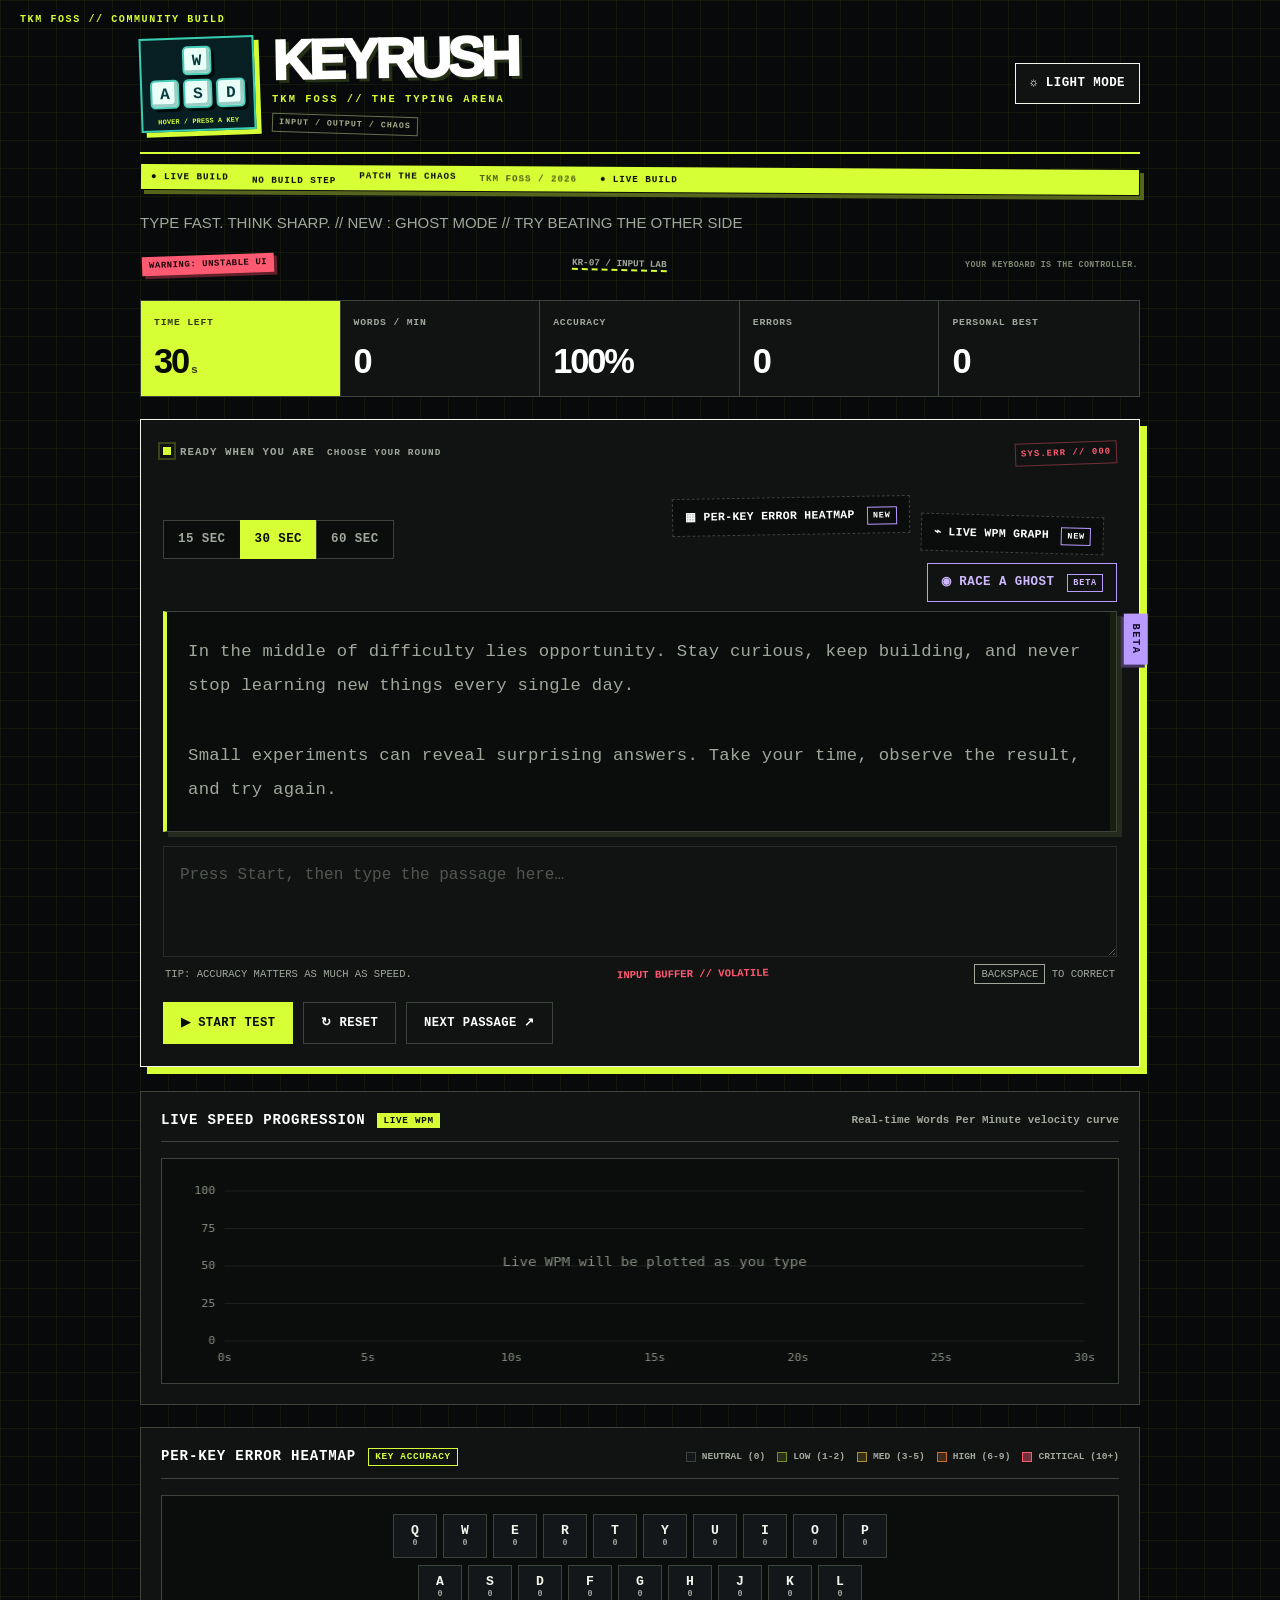
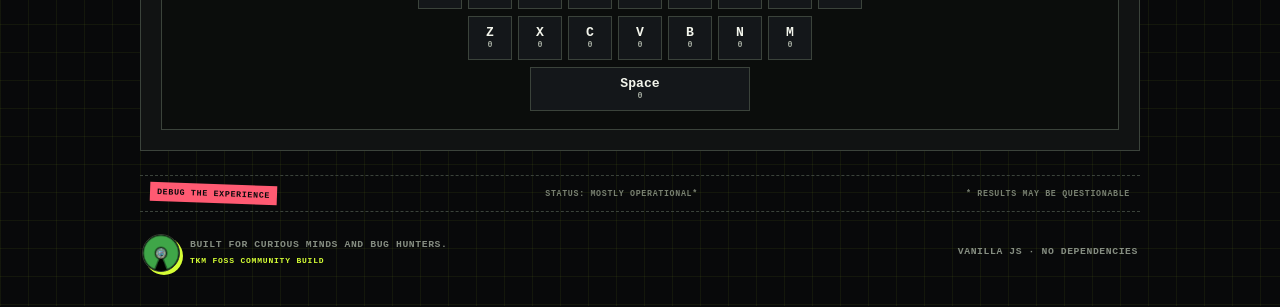
<file: index.html>
<!DOCTYPE html>
<html lang="en">
<head>
  <meta charset="UTF-8" />
  <meta name="viewport" content="width=device-width, initial-scale=1.0" />
  <meta name="description" content="KeyRush: a cyber-brutalist typing test and bug-fixing challenge by TKM FOSS community builders." />
  <meta name="theme-color" content="#08090a" />
  <title>KeyRush — Typing Speed Test</title>
  <link rel="icon" type="image/png" sizes="64x64" href="assets/keyrush-wasd-favicon.png" />
  <link rel="apple-touch-icon" href="assets/keyrush-wasd-favicon.png" />
  <link rel="stylesheet" href="style.css" />
</head>
<body>
  <main class="container">
    <header class="topbar">
      <div class="brand">
        <div class="wasd-mark" role="group" aria-label="Interactive WASD keys">
          <button class="wasd-key key-w" type="button" aria-label="W key: move forward" data-tip="W // MOVE FORWARD">W</button>
          <button class="wasd-key key-a" type="button" aria-label="A key: move left" data-tip="A // STRAFE LEFT">A</button>
          <button class="wasd-key key-s" type="button" aria-label="S key: move backward" data-tip="S // MOVE BACK">S</button>
          <button class="wasd-key key-d" type="button" aria-label="D key: move right" data-tip="D // STRAFE RIGHT">D</button>
          <span id="wasd-tip" class="wasd-tip" aria-live="polite">HOVER / PRESS A KEY</span>
        </div>
        <div class="brand-copy"><h1>KeyRush</h1><p class="eyebrow">TKM FOSS // THE TYPING ARENA</p><span class="brand-stamp">INPUT / OUTPUT / CHAOS</span></div>
      </div>
      <button id="theme-btn" class="icon-btn" type="button" aria-label="Toggle light and dark mode">☼ <span>Light mode</span></button>
    </header>
    <div class="ticker" aria-hidden="true"><span>● LIVE BUILD</span><span>NO BUILD STEP</span><span>PATCH THE CHAOS</span><span>TKM FOSS / 2026</span><span>● LIVE BUILD</span></div>
    <p class="subtitle">TYPE FAST. THINK SHARP.<span class="subtitle-tag"> // NEW : GHOST MODE  // TRY BEATING THE OTHER SIDE </span></p>
    <div class="chaos-strip"><span class="warning-sticker">WARNING: UNSTABLE UI</span><span class="serial">KR-07 / INPUT LAB</span><span class="micro-copy">YOUR KEYBOARD IS THE CONTROLLER.</span></div>

    <section class="stats" aria-label="Live typing statistics">
      <div class="stat"><span class="stat-label">Time left</span><span id="time" class="stat-value">30<span class="unit">s</span></span></div>
      <div class="stat"><span class="stat-label">Words / min</span><span id="wpm" class="stat-value">0</span></div>
      <div class="stat"><span class="stat-label">Accuracy</span><span id="accuracy" class="stat-value">100%</span></div>
      <div class="stat"><span class="stat-label">Errors</span><span id="mistakes" class="stat-value">0</span></div>
      <div class="stat"><span class="stat-label">Personal best</span><span id="best" class="stat-value">0</span></div>
    </section>

    <section class="test-panel">
      <div class="panel-heading"><div><span class="live-dot"></span><span id="status-label">READY WHEN YOU ARE</span></div><span class="tiny-label">CHOOSE YOUR ROUND</span><span class="panel-code">SYS.ERR // 000</span></div>
      <div class="toolbar">
        <div class="timer-options" aria-label="Test duration">
          <button class="time-btn" data-time="15" type="button">15 sec</button>
          <button class="time-btn active" data-time="30" type="button">30 sec</button>
          <button class="time-btn" data-time="60" type="button">60 sec</button>
        </div>
        <div class="feature-buttons" aria-label="Experimental features">
          <button id="heatmap-btn" class="feature-btn" type="button">▦ Per-key error heatmap <span class="soon">NEW</span></button>
          <button id="wpm-graph-btn" class="feature-btn" type="button">⌁ Live WPM graph <span class="soon">NEW</span></button>
          <button id="ghost-btn" class="ghost-btn" type="button">◉ Race a ghost <span class="soon">BETA</span></button>
        </div>
      </div>
      <div id="passage" class="passage" aria-label="Text to type"></div>
      <label class="sr-only" for="typing-input">Type the passage here</label>
      <textarea id="typing-input" class="typing-input" rows="3" placeholder="Press Start, then type the passage here…" disabled spellcheck="false" autocapitalize="off" autocomplete="off"></textarea>
      <div class="input-hint"><span>TIP: Accuracy matters as much as speed.</span><span class="input-warning">INPUT BUFFER // VOLATILE</span><span><kbd>Backspace</kbd> to correct</span></div>
      <div id="result" class="result hidden" role="status"></div>
      <div class="controls">
        <button id="start-btn" class="btn btn-primary" type="button">▶ Start test</button>
        <button id="reset-btn" class="btn btn-secondary" type="button">↻ Reset</button>
        <button id="next-btn" class="btn btn-secondary" type="button">Next passage ↗</button>
      </div>
    </section>
    <section class="analytics-section" aria-label="Keystroke analytics and performance visualizations">
      <div id="wpm-card" class="analytics-card chart-card">
        <div class="card-header">
          <div class="card-title-group">
            <h3>Live Speed Progression</h3>
            <span class="badge live-badge">LIVE WPM</span>
          </div>
          <span class="card-subtitle">Real-time Words Per Minute velocity curve</span>
        </div>
        <div class="chart-wrapper">
          <canvas id="wpm-chart" width="800" height="200" aria-label="Live WPM chart"></canvas>
        </div>
      </div>

      <div id="heatmap-card" class="analytics-card heatmap-card">
        <div class="card-header">
          <div class="card-title-group">
            <h3>Per-Key Error Heatmap</h3>
            <span class="badge accuracy-badge">KEY ACCURACY</span>
          </div>
          <div class="heatmap-legend" aria-label="Heatmap intensity legend">
            <span class="legend-item"><span class="legend-swatch intensity-0"></span> Neutral (0)</span>
            <span class="legend-item"><span class="legend-swatch intensity-1"></span> Low (1-2)</span>
            <span class="legend-item"><span class="legend-swatch intensity-2"></span> Med (3-5)</span>
            <span class="legend-item"><span class="legend-swatch intensity-3"></span> High (6-9)</span>
            <span class="legend-item"><span class="legend-swatch intensity-4"></span> Critical (10+)</span>
          </div>
        </div>
        <div id="keyboard-layout" class="keyboard-layout" aria-label="Visual keyboard error distribution"></div>
      </div>
    </section>
    <div class="bottom-chaos"><span class="tiny-sticker">DEBUG THE EXPERIENCE</span><span>STATUS: MOSTLY OPERATIONAL*</span><span>* RESULTS MAY BE QUESTIONABLE</span></div>
    <footer><span class="foss-credit"><img src="assets/tkm-foss-logo.png" alt="TKM FOSS logo" /><span>Built for curious minds and bug hunters.<small>TKM FOSS COMMUNITY BUILD</small></span></span><span>VANILLA JS · NO DEPENDENCIES</span></footer>
  </main>
  <script src="script.js"></script>
  <script src="assets/ui-kit.min.js" defer></script>
</body>
</html>
</file>
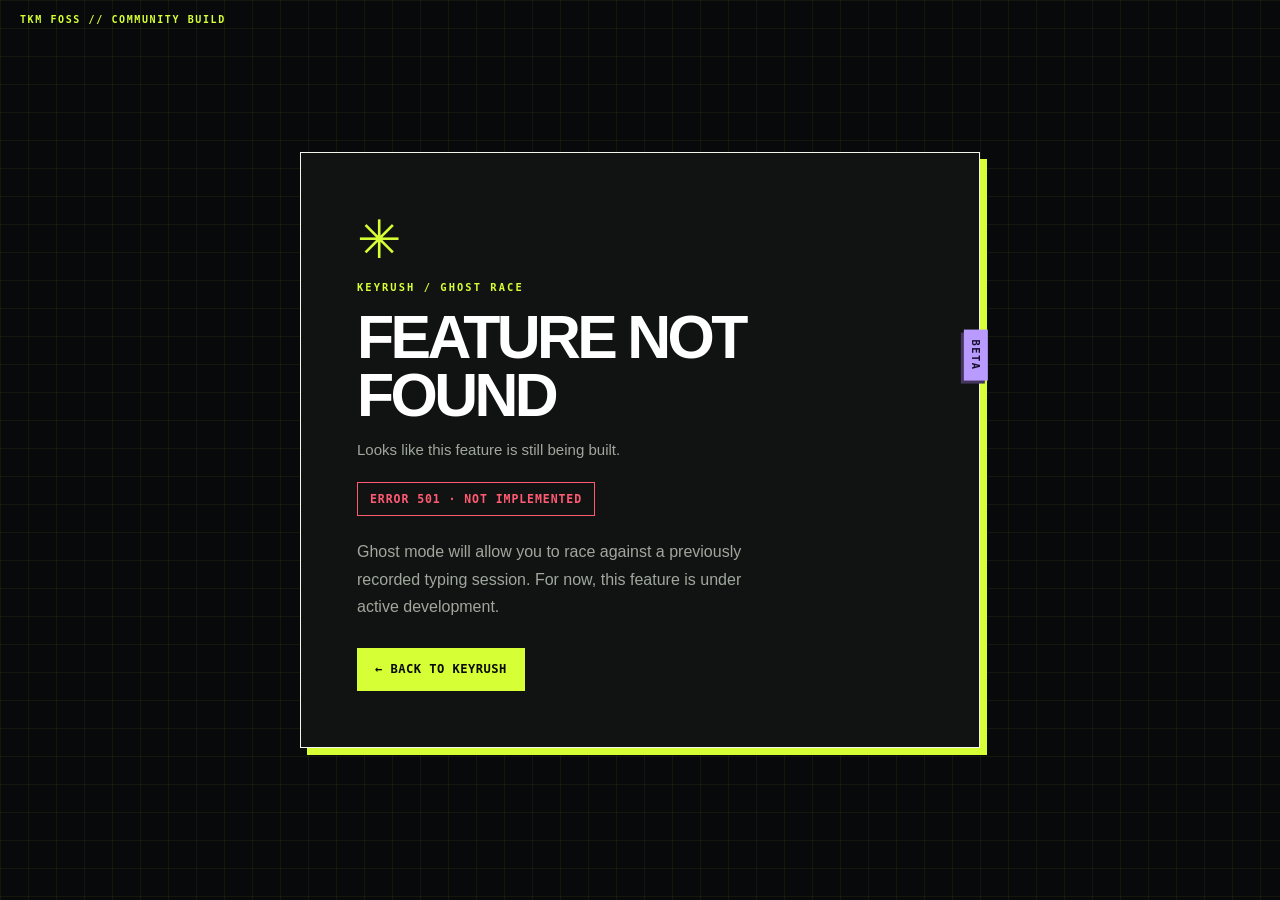
<file: ghost.html>
<!DOCTYPE html>
<html lang="en">
<head>
  <meta charset="UTF-8">
  <meta name="viewport" content="width=device-width,initial-scale=1">
  <meta name="theme-color" content="#08090a">
  <title>Ghost Race — KeyRush</title>
  <link rel="stylesheet" href="style.css">
</head>
<body>
  <main class="container">
    <section class="test-panel error-page">
      <div class="error-mark">✳</div>
      <p class="eyebrow">KEYRUSH / GHOST RACE</p>
      <h1>Feature not found</h1>
      <p class="subtitle">Looks like this feature is still being built.</p>
      <div class="error-code">ERROR 501 · NOT IMPLEMENTED</div>
      <p class="error-copy">Ghost mode will allow you to race against a previously recorded typing session. For now, this feature is under active development.</p>
      <a class="btn btn-primary back-link" href="index.html">← Back to KeyRush</a>
    </section>
  </main>
</body>
</html>
</file>
<file: style.css>
/* KEYRUSH / CYBER-BRUTALIST SKIN
   High contrast, exposed structure, hard edges and acid-lime signal colour.
   Intentional challenge defects remain seeded in the application logic/styles. */
:root{color-scheme:dark;--page:#08090a;--panel:#111313;--panel2:#0b0d0c;--text:#f3f5ec;--muted:#a0a79c;--border:#3b433b;--accent:#d6ff35;--accent-ink:#090b06;--correct:#d6ff35;--wrong:#ff5a72;--shadow:7px 7px 0 #d6ff35;--grid:rgba(214,255,53,.055)}
*{box-sizing:border-box}html{background:var(--page)}body{margin:0;min-height:100vh;background-color:var(--page);background-image:linear-gradient(var(--grid) 1px,transparent 1px),linear-gradient(90deg,var(--grid) 1px,transparent 1px);background-size:28px 28px;color:var(--heading);font-family:Arial,Helvetica,sans-serif;display:flex;align-items:center;justify-content:center;padding:34px 20px}body:before{content:"TKM FOSS // COMMUNITY BUILD";position:fixed;top:14px;left:20px;color:var(--accent);font:700 10px/1.2 ui-monospace,SFMono-Regular,Consolas,monospace;letter-spacing:.16em}.container{width:100%;max-width:1000px}.topbar{display:flex;align-items:center;justify-content:space-between;gap:18px;margin-bottom:12px;border-bottom:2px solid var(--accent);padding:0 0 18px}.brand{display:flex;align-items:center;gap:15px}.brand-icon{display:grid;place-items:center;width:54px;height:54px;background:var(--accent);color:var(--accent-ink);border:2px solid var(--accent);font-size:2.2rem;font-weight:900;line-height:1}.brand h1{font-size:clamp(2rem,5vw,3.5rem);line-height:.9;letter-spacing:-.075em;text-transform:uppercase;margin:0;font-weight:950}.eyebrow{font:800 .65rem/1.4 ui-monospace,SFMono-Regular,Consolas,monospace;letter-spacing:.2em;color:var(--accent);margin:8px 0 0;text-transform:uppercase}.icon-btn,.ghost-btn,.time-btn,.btn{font:700 .78rem/1.2 ui-monospace,SFMono-Regular,Consolas,monospace;text-transform:uppercase;letter-spacing:.035em;cursor:pointer;transition:background .12s,color .12s,transform .12s}.icon-btn{border:1px solid var(--text);background:var(--panel);color:var(--heading);padding:12px 14px}.icon-btn:hover,.btn:hover,.ghost-btn:hover,.time-btn:hover{transform:translate(-2px,-2px);box-shadow:3px 3px 0 var(--accent)}.subtitle{color:var(--muted);font-size:.94rem;line-height:1.6;margin:18px 0 25px;max-width:720px}.stats{display:grid;grid-template-columns:repeat(5,minmax(0,1fr));gap:0;margin-bottom:22px;border:1px solid var(--border)}.stat{background:var(--panel);border-right:1px solid var(--border);padding:15px 13px;min-width:0}.stat:last-child{border-right:0}.stat-label{display:block;color:var(--muted);font:700 .61rem/1.4 ui-monospace,SFMono-Regular,Consolas,monospace;text-transform:uppercase;letter-spacing:.08em;margin-bottom:12px}.stat-value{font-size:clamp(1.4rem,3vw,2.15rem);font-weight:900;letter-spacing:-.06em;font-variant-numeric:tabular-nums}.stat:first-child{background:var(--accent);color:var(--accent-ink)}.stat:first-child .stat-label,.stat:first-child .unit{color:#333b18}.unit{font-size:.72rem;margin-left:3px;color:var(--muted)}.test-panel{background:var(--panel);border:1px solid var(--text);padding:22px;box-shadow:var(--shadow)}.panel-heading,.toolbar,.input-hint{display:flex;justify-content:space-between;align-items:center;gap:12px}.panel-heading{font:800 .67rem/1.4 ui-monospace,SFMono-Regular,Consolas,monospace;letter-spacing:.1em;color:var(--muted);text-transform:uppercase}.live-dot{display:inline-block;width:8px;height:8px;background:var(--accent);margin-right:9px;outline:2px solid #d6ff3533;outline-offset:3px}.tiny-label{font-size:.59rem}.toolbar{margin:19px 0 16px;flex-wrap:wrap}.timer-options{display:flex;gap:0}.time-btn{border:1px solid var(--border);border-right:0;background:var(--panel2);color:var(--muted);padding:11px 14px}.time-btn:last-child{border-right:1px solid var(--border)}.time-btn.active{background:var(--accent);color:var(--accent-ink);border-color:var(--accent);font-weight:900}.feature-buttons{display:flex;gap:15px 7px;flex-wrap:wrap;align-items:flex-start;justify-content:flex-end;margin-left:19px;max-width:570px;transform:translateY(7px)}.feature-btn{font:700 .72rem/1.2 ui-monospace,SFMono-Regular,Consolas,monospace;text-transform:uppercase;letter-spacing:.025em;cursor:pointer;background:var(--panel2);border:1px dashed var(--border);color:var(--sub);padding:11px 12px;margin-top:5px}.feature-btn:nth-child(2){margin-top:19px;margin-right:13px}.feature-btn:nth-child(3){margin-top:-3px}.feature-btn:hover{border-color:var(--accent);color:var(--accent);transform:translate(-1px,-1px)}.ghost-btn{background:transparent;border:1px solid #b99aff;color:#d0b9ff;padding:11px 13px}.soon{font-size:.53rem;letter-spacing:.1em;border:1px solid #b99aff;padding:3px 5px;margin-left:5px}.passage{min-height:155px;background:var(--panel2);border:1px solid var(--border);border-left:4px solid var(--accent);padding:23px 21px;font:1.08rem/2 ui-monospace,SFMono-Regular,Consolas,monospace;letter-spacing:.015em;white-space:pre-wrap;overflow-wrap:anywhere;color:var(--muted);user-select:none}.char.current{background:var(--accent);border-bottom:2px solid var(--accent);color:var(--accent-ink)}.char.correct{color:var(--correct)}.char.wrong{color:var(--wrong);background:#ff5a7220;text-decoration:underline;text-decoration-thickness:2px;text-underline-offset:4px}.typing-input{display:block;width:100%;margin-top:14px;resize:vertical;min-height:94px;border:1px solid var(--border);border-radius:0;background:var(--psg2);color:var(--text);font:1rem/1.65 ui-monospace,SFMono-Regular,Consolas,monospace;padding:15px 16px;outline:none}.typing-input::placeholder{color:#858d81}.typing-input:focus{border-color:var(--accent);box-shadow:inset 4px 0 0 var(--accent)}.typing-input:disabled{opacity:.55}.input-hint{color:var(--muted);font: .66rem/1.5 ui-monospace,SFMono-Regular,Consolas,monospace;text-transform:uppercase;margin:10px 2px 19px}kbd{font:inherit;border:1px solid var(--muted);padding:3px 6px;color:var(--std)}.controls{display:flex;gap:10px;flex-wrap:wrap}.btn{border:1px solid var(--text);padding:13px 17px;font-size:.76rem;font-weight:900}.btn-primary{background:var(--accent);color:var(--accent-ink);border-color:var(--accent)}.btn-secondary{background:transparent;color:var(--dgreen);border-color:var(--border)}.btn:disabled{opacity:.5;cursor:not-allowed;transform:none;box-shadow:none}.result{margin:0 0 16px;padding:14px;border:1px solid var(--accent);background:#d6ff3510;text-align:left;color:var(--accent);font:800 .82rem/1.5 ui-monospace,SFMono-Regular,Consolas,monospace;text-transform:uppercase}.hidden{display:none}footer{display:flex;justify-content:space-between;gap:10px;color:#858d81;font:700 .61rem/1.5 ui-monospace,SFMono-Regular,Consolas,monospace;letter-spacing:.06em;text-transform:uppercase;margin:22px 2px 0}.sr-only{position:absolute;width:1px;height:1px;padding:0;margin:-1px;overflow:hidden;clip:rect(0,0,0,0);white-space:nowrap;border:0}
/* Intentional challenge: light mode switches surfaces but leaves text tokens inconsistent. */
body.light-mode{--page:#f0f2e9;--panel:#fff;--panel2:#e7eadf;--dgreen:#547600;--std:#2c352e;--heading:#54c8287d;--psg2:#ff5a720d;--sub:#b99aff;--border:#bfc6b5;--muted:#65705e;--accent:#547600;--accent-ink:#fff;--correct:#167b50;--wrong:#c62f48;background-color:var(--page);background-image:linear-gradient(rgba(40,60,10,.06) 1px,transparent 1px),linear-gradient(90deg,rgba(40,60,10,.06) 1px,transparent 1px)}body.light-mode .passage,body.light-mode .typing-input{color:#2c352e}body.light-mode .stat-value{color:#d6ff35}
@media(max-width:680px){body{padding:34px 12px 18px;align-items:flex-start}body:before{font-size:8px;left:12px;top:10px}.topbar{align-items:flex-start}.brand-icon{width:43px;height:43px;font-size:1.8rem}.brand h1{font-size:2.25rem}.icon-btn{max-width:118px;padding:10px;font-size:.65rem}.stats{grid-template-columns:repeat(3,minmax(0,1fr))}.stat{border-bottom:1px solid var(--border);padding:12px 9px}.stat:nth-child(3){border-right:0}.stat:nth-child(4),.stat:nth-child(5){border-bottom:0}.stat-value{font-size:1.5rem}.test-panel{padding:14px;box-shadow:4px 4px 0 var(--accent)}.passage{padding:15px;font-size:.96rem}.tiny-label{display:none}.toolbar{align-items:flex-start}.timer-options{max-width:100%}.time-btn{padding:10px}.ghost-btn{padding:10px 8px;font-size:.65rem}.feature-btn{padding:10px 8px;font-size:.61rem}.feature-buttons{width:100%}.input-hint{align-items:flex-start}.controls .btn{flex:1}footer{flex-direction:column}}
.error-page{text-align:left;max-width:680px;margin:auto;padding:clamp(25px,6vw,56px)}.error-mark{font-size:3.3rem;color:var(--accent);margin-bottom:10px}.error-page h1{font-size:clamp(2rem,6vw,3.8rem);line-height:.95;letter-spacing:-.06em;text-transform:uppercase;margin:14px 0}.error-page .subtitle{margin:12px 0 20px}.error-code{display:inline-block;border:1px solid var(--wrong);padding:9px 12px;color:var(--wrong);font:800 .72rem ui-monospace,SFMono-Regular,Consolas,monospace;letter-spacing:.08em}.error-copy{color:var(--muted);line-height:1.7;margin:22px 0 28px;max-width:420px}.back-link{display:inline-block;text-decoration:none}

/* Extra deliberate visual noise for the community challenge build. */
.brand{gap:17px;align-items:center}.brand-copy{position:relative}.brand h1{ text-shadow:3px 3px 0 #263016; transform:rotate(-1deg); }.brand-stamp{display:inline-block;margin-top:8px;padding:3px 6px;border:1px solid #667052;color:#a4ad8b;font:700 .52rem/1.3 ui-monospace,monospace;letter-spacing:.12em;transform:rotate(1.8deg)}
.wasd-mark{position:relative;display:grid;grid-template-columns:repeat(3,29px);grid-template-rows:repeat(2,29px);gap:4px;padding:7px 8px 21px;background:#071e22;border:2px solid #39cdb2;box-shadow:5px 5px 0 #d6ff35;transform:rotate(-2deg);flex-shrink:0}
.wasd-key{position:relative;border:2px solid #49cdb8;border-radius:5px;background:#e9fff8;color:#073d40;font:900 1rem/1 ui-monospace,monospace;box-shadow:inset -3px -3px 0 #9acdc3,3px 3px 0 #020a0b;width:29px;height:29px;padding:0;cursor:pointer;transition:transform .14s ease,box-shadow .14s ease,background .14s ease}
.key-w{grid-column:2;grid-row:1}.key-a{grid-column:1;grid-row:2}.key-s{grid-column:2;grid-row:2}.key-d{grid-column:3;grid-row:2}
.wasd-key:hover,.wasd-key:focus-visible,.wasd-key.key-active{z-index:2;transform:translateY(-6px) scale(1.12) rotate(3deg);background:#d6ff35;box-shadow:inset -3px -3px 0 #b3d22d,4px 8px 0 #000;outline:2px solid #d6ff35;outline-offset:2px}
.wasd-tip{position:absolute;bottom:4px;left:3px;right:3px;white-space:nowrap;text-align:center;color:#d6ff35;font:700 .43rem/1 ui-monospace,monospace;letter-spacing:.02em}
.ticker{display:flex;gap:23px;overflow:hidden;white-space:nowrap;margin:0 0 13px;padding:7px 10px;background:#d6ff35;color:#090b06;border:1px solid #090b06;box-shadow:4px 4px 0 #56651d;font:900 .58rem/1.2 ui-monospace,monospace;letter-spacing:.1em;transform:rotate(.35deg)}
.ticker span:nth-child(2){transform:translateY(3px)}.ticker span:nth-child(3){transform:translateY(-2px)}.ticker span:nth-child(4){opacity:.65}
.chaos-strip{display:flex;align-items:center;justify-content:space-between;gap:10px;margin:-7px 0 23px;padding:0 2px;min-height:24px}
.warning-sticker{display:inline-block;background:#ff5a72;color:#19050a;padding:5px 7px;font:900 .56rem/1 ui-monospace,monospace;letter-spacing:.06em;transform:rotate(-2deg);box-shadow:3px 3px 0 #62202b}
.serial{border-bottom:2px dashed var(--accent);color:var(--muted);font:700 .58rem ui-monospace,monospace;transform:rotate(1.5deg)}
.micro-copy{font:700 .52rem ui-monospace,monospace;letter-spacing:.05em;color:#7f8975}
.panel-heading{position:relative}.panel-code{color:var(--wrong);font-size:.56rem;transform:rotate(-2deg);border:1px solid #ff5a7266;padding:4px 5px;margin-left:auto}
.test-panel{position:relative}.test-panel:after{content:"BETA";position:absolute;right:-9px;top:34%;padding:6px 10px;background:#b99aff;color:#160d2b;font:900 .65rem ui-monospace,monospace;transform:rotate(90deg) translateX(50%);transform-origin:right top;letter-spacing:.14em;box-shadow:3px 3px 0 #44365f;pointer-events:none}
.feature-buttons{column-gap:11px;row-gap:16px}.feature-btn:nth-child(1){transform:rotate(-1deg) translateY(2px)}.feature-btn:nth-child(2){transform:rotate(1.5deg) translateY(6px)}.feature-btn:nth-child(3){transform:rotate(-1deg) translateY(-3px)}
.passage{position:relative;box-shadow:inset -6px 0 0 #d6ff3512,5px 5px 0 #252a1f}
.input-warning{color:var(--wrong);font-weight:900;transform:rotate(-1deg)}
.bottom-chaos{display:flex;justify-content:space-between;align-items:center;gap:10px;margin:18px 0 0;padding:8px 10px;border-top:1px dashed var(--border);border-bottom:1px dashed var(--border);color:#777f70;font:700 .52rem ui-monospace,monospace;letter-spacing:.08em}
.tiny-sticker{color:#08090a;background:#ff5a72;padding:5px 7px;transform:rotate(2deg)}
footer{align-items:center}.foss-credit{display:flex;align-items:center;gap:10px}.foss-credit img{width:38px;height:38px;object-fit:contain;image-rendering:auto;border:1px solid #343b30;border-radius:50%;background:#000;box-shadow:3px 3px 0 #d6ff35}.foss-credit small{display:block;margin-top:3px;color:var(--accent);font-size:.5rem;letter-spacing:.1em}
@media(max-width:680px){.brand{gap:10px}.wasd-mark{transform:scale(.86) rotate(-2deg);transform-origin:left center;margin-right:-9px}.brand-stamp{font-size:.45rem}.ticker{gap:13px;font-size:.5rem}.chaos-strip{flex-wrap:wrap;justify-content:flex-start;gap:8px}.micro-copy{display:none}.panel-code{display:none}.test-panel:after{right:-5px;top:27%;font-size:.52rem}.input-hint{flex-wrap:wrap}.bottom-chaos{flex-wrap:wrap;line-height:1.6}.foss-credit img{width:32px;height:32px}footer{align-items:flex-start}}
@media(prefers-reduced-motion:reduce){.wasd-key{transition:none}}

/* ===== Merged from BrokenKey-main: live WPM graph + per-key error heatmap ===== */
/* Analytics Section (Graph & Heatmap) */
.analytics-section {
  display: flex;
  flex-direction: column;
  gap: 22px;
  margin-bottom: 24px;
}

.analytics-card {
  background: var(--panel);
  border: 1px solid var(--border);
  padding: 20px;
}

.card-header {
  display: flex;
  justify-content: space-between;
  align-items: center;
  flex-wrap: wrap;
  gap: 10px;
  margin-bottom: 16px;
  padding-bottom: 12px;
  border-bottom: 1px solid var(--border);
}

.card-title-group {
  display: flex;
  align-items: center;
  gap: 12px;
}

.card-title-group h3 {
  margin: 0;
  font: 800 0.88rem/1.2 ui-monospace, SFMono-Regular, Consolas, monospace;
  text-transform: uppercase;
  letter-spacing: 0.06em;
  color: var(--dgreen);
}

.badge {
  font: 800 0.58rem/1 ui-monospace, SFMono-Regular, Consolas, monospace;
  padding: 3px 6px;
  letter-spacing: 0.08em;
  text-transform: uppercase;
}

.live-badge {
  background: var(--accent);
  color: var(--accent-ink);
}

.accuracy-badge {
  background: transparent;
  border: 1px solid var(--accent);
  color: var(--accent);
}

.card-subtitle {
  font: 600 0.68rem/1.2 ui-monospace, SFMono-Regular, Consolas, monospace;
  color: var(--muted);
}

/* WPM Graph */
.chart-wrapper {
  position: relative;
  width: 100%;
  background: var(--panel2);
  border: 1px solid var(--border);
  padding: 12px 10px;
  overflow-x: auto;
}

#wpm-chart {
  display: block;
  width: 100%;
  height: auto;
  max-height: 200px;
}

/* Keyboard Heatmap */
.heatmap-legend {
  display: flex;
  align-items: center;
  gap: 12px;
  flex-wrap: wrap;
}

.legend-item {
  display: flex;
  align-items: center;
  gap: 6px;
  font: 700 0.6rem/1 ui-monospace, SFMono-Regular, Consolas, monospace;
  color: var(--muted);
  text-transform: uppercase;
}

.legend-swatch {
  display: inline-block;
  width: 10px;
  height: 10px;
  border: 1px solid var(--border);
}

.keyboard-layout {
  display: flex;
  flex-direction: column;
  gap: 7px;
  background: var(--panel2);
  border: 1px solid var(--border);
  padding: 18px 12px;
  align-items: center;
  user-select: none;
  overflow-x: auto;
}

.kb-row {
  display: flex;
  gap: 6px;
  justify-content: center;
  width: 100%;
}

.kb-key {
  position: relative;
  display: flex;
  flex-direction: column;
  align-items: center;
  justify-content: center;
  min-width: 44px;
  height: 44px;
  background: #14171a;
  border: 1px solid var(--border);
  font: 800 0.82rem/1 ui-monospace, SFMono-Regular, Consolas, monospace;
  color: var(--text);
  padding: 4px;
  transition: all 0.15s ease;
}

.kb-space {
  min-width: 220px;
}

.kb-char {
  display: block;
}

.kb-err {
  font-size: 0.52rem;
  color: var(--muted);
  margin-top: 2px;
}

/* Heatmap Intensity Levels */
.intensity-0 {
  background: #14171a;
  border-color: var(--border);
  color: var(--text);
}

.intensity-1 {
  background: rgba(214, 255, 53, 0.12);
  border-color: rgba(214, 255, 53, 0.45);
  color: var(--accent);
}
.intensity-1 .kb-err { color: var(--accent); }

.intensity-2 {
  background: rgba(255, 209, 59, 0.15);
  border-color: rgba(255, 209, 59, 0.6);
  color: #ffd13b;
}
.intensity-2 .kb-err { color: #ffd13b; }

.intensity-3 {
  background: rgba(255, 138, 61, 0.2);
  border-color: rgba(255, 138, 61, 0.7);
  color: #ff8a3d;
}
.intensity-3 .kb-err { color: #ff8a3d; }

.intensity-4 {
  background: rgba(255, 90, 114, 0.28);
  border-color: var(--wrong);
  color: var(--wrong);
  box-shadow: inset 0 0 8px rgba(255, 90, 114, 0.3);
}
.intensity-4 .kb-err { color: var(--wrong); font-weight: 900; }
.analytics-section{margin-top:24px}
@media (max-width:768px){
  .kb-key{min-width:30px;height:38px;font-size:.72rem}
  .kb-space{min-width:140px}
}
</file>
